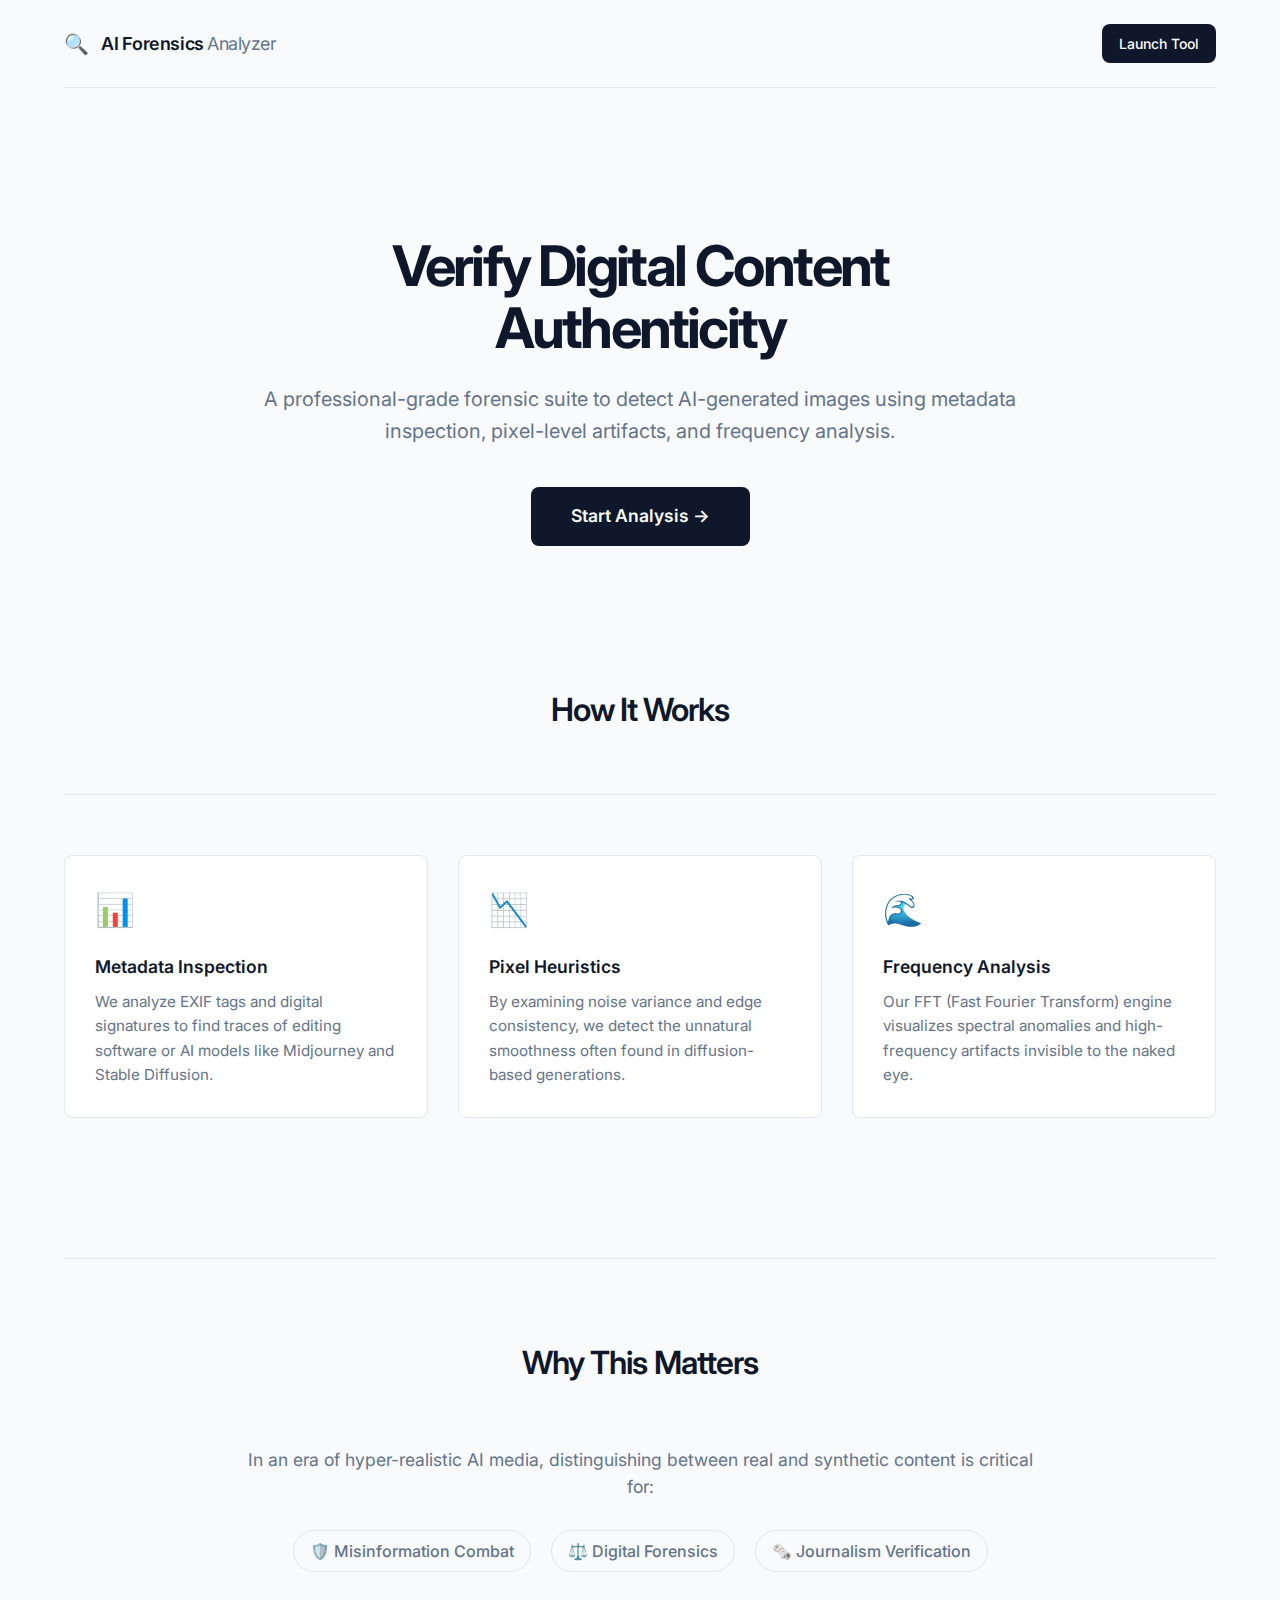
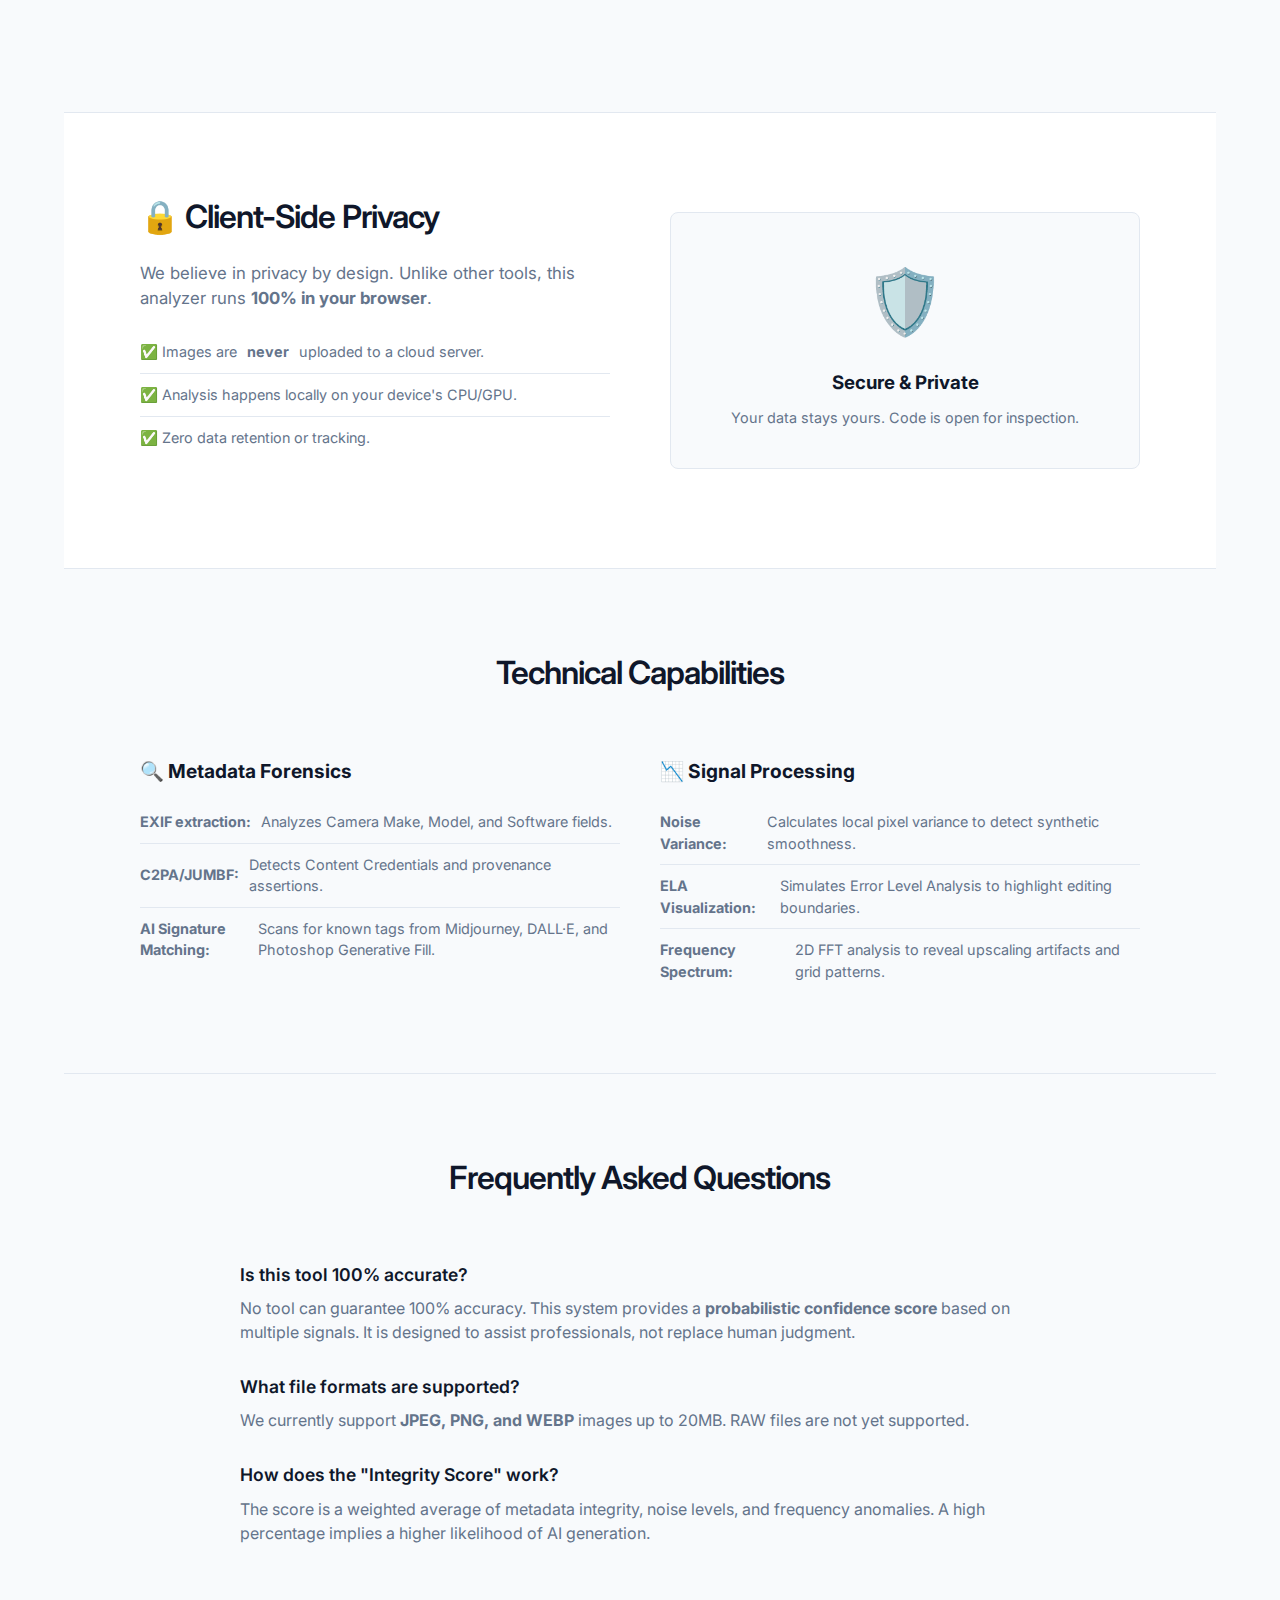
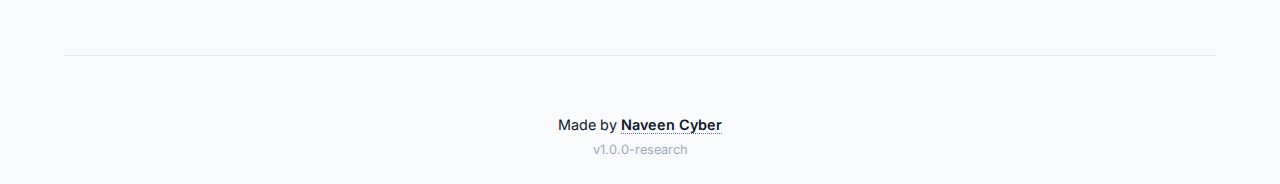
<file: C2PA & GEMINI/ai-forensics-tool/index.html>
<!DOCTYPE html>
<html lang="en">

<head>
    <meta charset="UTF-8">
    <meta name="viewport" content="width=device-width, initial-scale=1.0">
    <title>AI Image Forensics Tool - Detect Synthetic Media</title>
    <link rel="stylesheet" href="css/styles.css">
    <link rel="preconnect" href="https://fonts.googleapis.com">
    <link rel="preconnect" href="https://fonts.gstatic.com" crossorigin>
    <link
        href="https://fonts.googleapis.com/css2?family=Inter:wght@300;400;500;600;700&family=JetBrains+Mono:wght@400;500&display=swap"
        rel="stylesheet">
    <style>
        /* Landing Page Specific Styles */
        .hero-section {
            text-align: center;
            padding: 100px 20px 60px;
            max-width: 800px;
            margin: 0 auto;
        }

        .hero-title {
            font-size: 3.5rem;
            font-weight: 700;
            line-height: 1.1;
            margin-bottom: 24px;
            letter-spacing: -0.05em;
            color: var(--text-primary);
        }

        .hero-subtitle {
            font-size: 1.25rem;
            color: var(--text-secondary);
            margin-bottom: 40px;
            line-height: 1.6;
        }

        .features-grid {
            display: grid;
            grid-template-columns: repeat(auto-fit, minmax(300px, 1fr));
            gap: 30px;
            padding: 60px 0;
            border-top: 1px solid var(--border-color);
            margin-top: 60px;
        }

        .feature-card {
            background: var(--card-bg);
            border: 1px solid var(--border-color);
            border-radius: var(--radius);
            padding: 30px;
            transition: transform 0.2s;
        }

        .feature-card:hover {
            transform: translateY(-5px);
            border-color: var(--text-secondary);
        }

        .feature-icon {
            font-size: 2rem;
            margin-bottom: 20px;
            display: inline-block;
        }

        .feature-title {
            font-size: 1.1rem;
            font-weight: 600;
            margin-bottom: 10px;
            color: var(--text-primary);
        }

        .feature-desc {
            font-size: 0.95rem;
            color: var(--text-secondary);
            line-height: 1.6;
        }

        .cta-btn {
            display: inline-flex;
            align-items: center;
            justify-content: center;
            padding: 16px 40px;
            background: var(--text-primary);
            /* High contrast */
            color: var(--bg-color);
            font-weight: 600;
            border-radius: var(--radius);
            text-decoration: none;
            font-size: 1.1rem;
            transition: opacity 0.2s, transform 0.2s;
        }

        .cta-btn:hover {
            opacity: 0.9;
            transform: translateY(-2px);
        }

        .section-title {
            text-align: center;
            font-size: 2rem;
            font-weight: 600;
            margin-bottom: 60px;
            letter-spacing: -0.03em;
        }

        .info-section {
            padding: 80px 0;
        }

        /* Mobile Styles */
        @media (max-width: 768px) {
            .hero-section {
                padding: 60px 16px 40px;
            }

            .hero-title {
                font-size: 2.2rem;
            }

            .hero-subtitle {
                font-size: 1.1rem;
            }

            .features-grid {
                grid-template-columns: 1fr;
                gap: 20px;
            }

            .section-title {
                font-size: 1.5rem;
                margin-bottom: 40px;
            }

            .info-section {
                padding: 40px 0;
            }
        }
    </style>
</head>

<body>
    <div class="app-container">
        <header class="main-header">
            <div class="logo">
                <span class="icon">🔍</span>
                <h1>AI Forensics <span class="highlight">Analyzer</span></h1>
            </div>
            <div class="header-controls">
                <a href="analyze.html" class="btn primary">Launch Tool</a>
            </div>
        </header>

        <main>
            <!-- Hero Section -->
            <section class="hero-section">
                <h1 class="hero-title">Verify Digital Content Authenticity</h1>
                <p class="hero-subtitle">
                    A professional-grade forensic suite to detect AI-generated images using metadata inspection,
                    pixel-level artifacts, and frequency analysis.
                </p>
                <a href="analyze.html" class="cta-btn">Start Analysis &rarr;</a>
            </section>

            <!-- Usage / How it Works -->
            <section class="info-section">
                <h2 class="section-title">How It Works</h2>
                <div class="features-grid">
                    <div class="feature-card">
                        <span class="feature-icon">📊</span>
                        <h3 class="feature-title">Metadata Inspection</h3>
                        <p class="feature-desc">
                            We analyze EXIF tags and digital signatures to find traces of editing software or AI models
                            like Midjourney and Stable Diffusion.
                        </p>
                    </div>
                    <div class="feature-card">
                        <span class="feature-icon">📉</span>
                        <h3 class="feature-title">Pixel Heuristics</h3>
                        <p class="feature-desc">
                            By examining noise variance and edge consistency, we detect the unnatural smoothness often
                            found in diffusion-based generations.
                        </p>
                    </div>
                    <div class="feature-card">
                        <span class="feature-icon">🌊</span>
                        <h3 class="feature-title">Frequency Analysis</h3>
                        <p class="feature-desc">
                            Our FFT (Fast Fourier Transform) engine visualizes spectral anomalies and high-frequency
                            artifacts invisible to the naked eye.
                        </p>
                    </div>
                </div>
            </section>

            <!-- Why it is useful -->
            <section class="info-section" style="border-top: 1px solid var(--border-color);">
                <div style="max-width: 800px; margin: 0 auto; text-align: center;">
                    <h2 class="section-title">Why This Matters</h2>
                    <p style="font-size: 1.1rem; color: var(--text-secondary); margin-bottom: 30px;">
                        In an era of hyper-realistic AI media, distinguishing between real and synthetic content is
                        critical for:
                    </p>
                    <div
                        style="display: flex; justify-content: center; gap: 20px; flex-wrap: wrap; margin-bottom: 60px;">
                        <span class="status-badge" style="font-size: 1rem; padding: 8px 16px;">🛡️ Misinformation
                            Combat</span>
                        <span class="status-badge" style="font-size: 1rem; padding: 8px 16px;">⚖️ Digital
                            Forensics</span>
                        <span class="status-badge" style="font-size: 1rem; padding: 8px 16px;">🗞️ Journalism
                            Verification</span>
                    </div>
                </div>
            </section>

            <!-- Privacy Section -->
            <section class="info-section"
                style="background: var(--card-bg); border-top: 1px solid var(--border-color); border-bottom: 1px solid var(--border-color);">
                <div
                    style="max-width: 1000px; margin: 0 auto; display: grid; grid-template-columns: 1fr 1fr; gap: 60px; align-items: center;">
                    <div>
                        <h2 class="section-title" style="text-align: left; margin-bottom: 20px;">🔒 Client-Side Privacy
                        </h2>
                        <p style="color: var(--text-secondary); font-size: 1.05rem; margin-bottom: 20px;">
                            We believe in privacy by design. Unlike other tools, this analyzer runs <strong>100% in your
                                browser</strong>.
                        </p>
                        <ul class="checklist" style="margin-bottom: 30px;">
                            <li>✅ Images are <strong>never</strong> uploaded to a cloud server.</li>
                            <li>✅ Analysis happens locally on your device's CPU/GPU.</li>
                            <li>✅ Zero data retention or tracking.</li>
                        </ul>
                    </div>
                    <div
                        style="background: var(--bg-color); padding: 40px; border-radius: var(--radius); border: 1px solid var(--border-color); text-align: center;">
                        <div style="font-size: 4rem; margin-bottom: 20px;">🛡️</div>
                        <h3 style="margin-bottom: 10px; color: var(--text-primary);">Secure & Private</h3>
                        <p style="color: var(--text-secondary); font-size: 0.9rem;">Your data stays yours. Code is open
                            for inspection.</p>
                    </div>
                </div>
            </section>

            <!-- Detailed Capabilities -->
            <section class="info-section">
                <div style="max-width: 1000px; margin: 0 auto;">
                    <h2 class="section-title">Technical Capabilities</h2>
                    <div style="display: grid; grid-template-columns: repeat(2, 1fr); gap: 40px;">
                        <div>
                            <h3 style="font-size: 1.2rem; margin-bottom: 15px; color: var(--text-primary);">🔍 Metadata
                                Forensics</h3>
                            <ul class="checklist">
                                <li><strong>EXIF extraction:</strong> Analyzes Camera Make, Model, and Software fields.
                                </li>
                                <li><strong>C2PA/JUMBF:</strong> Detects Content Credentials and provenance assertions.
                                </li>
                                <li><strong>AI Signature Matching:</strong> Scans for known tags from Midjourney,
                                    DALL·E, and Photoshop Generative Fill.</li>
                            </ul>
                        </div>
                        <div>
                            <h3 style="font-size: 1.2rem; margin-bottom: 15px; color: var(--text-primary);">📉 Signal
                                Processing</h3>
                            <ul class="checklist">
                                <li><strong>Noise Variance:</strong> Calculates local pixel variance to detect synthetic
                                    smoothness.</li>
                                <li><strong>ELA Visualization:</strong> Simulates Error Level Analysis to highlight
                                    editing boundaries.</li>
                                <li><strong>Frequency Spectrum:</strong> 2D FFT analysis to reveal upscaling artifacts
                                    and grid patterns.</li>
                            </ul>
                        </div>
                    </div>
                </div>
            </section>

            <!-- FAQ -->
            <section class="info-section" style="border-top: 1px solid var(--border-color);">
                <div style="max-width: 800px; margin: 0 auto;">
                    <h2 class="section-title">Frequently Asked Questions</h2>

                    <div style="margin-bottom: 30px;">
                        <h3
                            style="font-size: 1.1rem; font-weight: 600; margin-bottom: 8px; color: var(--text-primary);">
                            Is this tool 100% accurate?</h3>
                        <p style="color: var(--text-secondary);">No tool can guarantee 100% accuracy. This system
                            provides a <strong>probabilistic confidence score</strong> based on multiple signals. It is
                            designed to assist professionals, not replace human judgment.</p>
                    </div>

                    <div style="margin-bottom: 30px;">
                        <h3
                            style="font-size: 1.1rem; font-weight: 600; margin-bottom: 8px; color: var(--text-primary);">
                            What file formats are supported?</h3>
                        <p style="color: var(--text-secondary);">We currently support <strong>JPEG, PNG, and
                                WEBP</strong> images up to 20MB. RAW files are not yet supported.</p>
                    </div>

                    <div style="margin-bottom: 30px;">
                        <h3
                            style="font-size: 1.1rem; font-weight: 600; margin-bottom: 8px; color: var(--text-primary);">
                            How does the "Integrity Score" work?</h3>
                        <p style="color: var(--text-secondary);">The score is a weighted average of metadata integrity,
                            noise levels, and frequency anomalies. A high percentage implies a higher likelihood of AI
                            generation.</p>
                    </div>
                </div>
            </section>

        </main>

        <footer class="main-footer">
            <div class="credits" style="margin-top: 10px; font-size: 0.9rem; color: var(--text-primary);">
                Made by <a href="http://naveencyber.gt.tc/" target="_blank"
                    style="color: var(--text-primary); text-decoration: none; font-weight: 600; border-bottom: 1px dotted var(--text-secondary);">Naveen
                    Cyber</a>
            </div>
            <div class="version" style="margin-top: 5px; opacity: 0.6;">v1.0.0-research</div>
        </footer>
    </div>
</body>

</html>
</file>
<file: C2PA & GEMINI/ai-forensics-tool/css/styles.css>
:root {
    /* Enterprise Palette - Zinc/Slate Neutral */
    --bg-color: #f8fafc;
    /* Light Slate BG for clean look, or #09090b for dark mode */
    --card-bg: #ffffff;
    --text-primary: #0f172a;
    /* Slate 900 */
    --text-secondary: #64748b;
    /* Slate 500 */

    --accent-primary: #0f172a;
    /* Black/Slate 900 for primary actions */
    --accent-hover: #334155;

    --border-color: #e2e8f0;
    /* Slate 200 */
    --border-focus: #94a3b8;

    /* Semantic Colors - Muted/Professional */
    --status-safe-bg: #d1fae5;
    --status-safe-text: #059669;
    --status-warning-bg: #fef3c7;
    --status-warning-text: #d97706;
    --status-danger-bg: #fee2e2;
    --status-danger-text: #dc2626;

    --font-main: 'Inter', system-ui, -apple-system, sans-serif;
    --font-mono: 'JetBrains Mono', monospace;

    --shadow-sm: 0 1px 2px 0 rgb(0 0 0 / 0.05);
    --shadow-md: 0 4px 6px -1px rgb(0 0 0 / 0.1), 0 2px 4px -2px rgb(0 0 0 / 0.1);
    --radius: 8px;
}

/* Dark Mode Preference */
@media (prefers-color-scheme: dark) {
    :root {
        --bg-color: #09090b;
        /* Zinc 950 */
        --card-bg: #18181b;
        /* Zinc 900 */
        --text-primary: #f4f4f5;
        /* Zinc 100 */
        --text-secondary: #a1a1aa;
        /* Zinc 400 */

        --accent-primary: #fafafa;
        /* Zinc 50 */
        --accent-hover: #d4d4d8;

        --border-color: #27272a;
        /* Zinc 800 */
        --border-focus: #52525b;

        --status-safe-bg: rgba(16, 185, 129, 0.1);
        --status-safe-text: #34d399;
        --status-warning-bg: rgba(245, 158, 11, 0.1);
        --status-warning-text: #fbbf24;
        --status-danger-bg: rgba(239, 68, 68, 0.1);
        --status-danger-text: #f87171;

        --shadow-sm: none;
        --shadow-md: 0 4px 6px -1px rgb(0 0 0 / 0.3);
    }
}

* {
    box-sizing: border-box;
    margin: 0;
    padding: 0;
}

body {
    background-color: var(--bg-color);
    color: var(--text-primary);
    font-family: var(--font-main);
    line-height: 1.5;
    -webkit-font-smoothing: antialiased;
    min-height: 100vh;
}

.app-container {
    max-width: 1200px;
    /* Tighter container */
    margin: 0 auto;
    padding: 0 24px;
    display: flex;
    flex-direction: column;
    min-height: 100vh;
}

/* Header */
.main-header {
    display: flex;
    justify-content: space-between;
    align-items: center;
    padding: 24px 0;
    margin-bottom: 48px;
    border-bottom: 1px solid var(--border-color);
}

.logo {
    display: flex;
    align-items: center;
    gap: 12px;
}

.logo .icon {
    font-size: 1.25rem;
}

.logo h1 {
    font-weight: 600;
    font-size: 1.125rem;
    letter-spacing: -0.025em;
    color: var(--text-primary);
}

.highlight {
    font-weight: 400;
    color: var(--text-secondary);
    /* No shadows */
}

/* Button Styles */
.btn {
    display: inline-flex;
    align-items: center;
    justify-content: center;
    padding: 8px 16px;
    border-radius: var(--radius);
    font-weight: 500;
    font-size: 0.875rem;
    cursor: pointer;
    transition: all 0.15s ease;
    border: 1px solid transparent;
    text-decoration: none;
}

.btn.primary {
    background: var(--accent-primary);
    color: var(--bg-color)==#09090b ? #09090b: #fff;
    /* Contrast logic */
    /* Simplify: just use contrast values */
    background: var(--text-primary);
    color: var(--bg-color);
}

.btn.primary:hover {
    opacity: 0.9;
    transform: translateY(-1px);
}

.btn.secondary {
    background: transparent;
    border-color: var(--border-color);
    color: var(--text-primary);
}

.btn.secondary:hover {
    background: var(--border-color);
}

/* Upload Section */
.upload-container {
    display: flex;
    justify-content: center;
    align-items: center;
    min-height: 50vh;
    animation: fadeIn 0.4s ease-out;
}

.dropzone {
    width: 100%;
    max-width: 560px;
    border: 1px dashed var(--border-color);
    /* Minimal border */
    border-radius: var(--radius);
    padding: 64px 32px;
    text-align: center;
    background: var(--card-bg);
    transition: all 0.3s cubic-bezier(0.4, 0, 0.2, 1);
    cursor: pointer;
    position: relative;
    overflow: hidden;
}

.dropzone:hover,
.dropzone.dragover {
    border-color: var(--text-primary);
    background: rgba(128, 128, 128, 0.03);
    transform: translateY(-2px);
    box-shadow: var(--shadow-md);
}

.dropzone-content {
    display: flex;
    flex-direction: column;
    align-items: center;
    gap: 16px;
    transition: transform 0.3s ease;
}

.dropzone:hover .dropzone-content {
    transform: scale(1.02);
}

.icon-large {
    font-size: 2.5rem;
    color: var(--text-secondary);
    margin-bottom: 8px;
    transition: color 0.3s, transform 0.3s cubic-bezier(0.34, 1.56, 0.64, 1);
}

.dropzone:hover .icon-large {
    color: var(--text-primary);
    transform: translateY(-5px) scale(1.1);
}

.dropzone h2 {
    font-weight: 600;
    font-size: 1.25rem;
}

.dropzone p {
    color: var(--text-secondary);
    font-size: 0.95rem;
}

.divider {
    font-size: 0.75rem;
    color: var(--text-secondary);
    text-transform: uppercase;
    letter-spacing: 0.05em;
    margin: 8px 0;
}

.formats-info {
    margin-top: 24px;
    font-size: 0.75rem;
    color: var(--text-secondary);
}

/* Dashboard Grid */
.dashboard-container {
    animation: fadeIn 0.5s ease-out;
}

.layout-grid {
    display: grid;
    grid-template-columns: 320px 1fr;
    gap: 32px;
    align-items: start;
}

@media (max-width: 900px) {
    .layout-grid {
        grid-template-columns: 1fr;
    }
}

/* Cards */
.card {
    background: var(--card-bg);
    border: 1px solid var(--border-color);
    border-radius: var(--radius);
    padding: 24px;
    margin-bottom: 24px;
    box-shadow: var(--shadow-sm);
    animation: slideUpFade 0.6s cubic-bezier(0.16, 1, 0.3, 1) backwards;
    transition: box-shadow 0.3s ease, border-color 0.3s ease;
}

.card:hover {
    box-shadow: var(--shadow-md);
    border-color: var(--border-focus);
}

/* Stagger Animations */
.card:nth-child(1) {
    animation-delay: 0.1s;
}

.card:nth-child(2) {
    animation-delay: 0.2s;
}

.card:nth-child(3) {
    animation-delay: 0.3s;
}

.card:nth-child(4) {
    animation-delay: 0.4s;
}

.card-header {
    display: flex;
    justify-content: space-between;
    align-items: center;
    margin-bottom: 20px;
    padding-bottom: 16px;
    border-bottom: 1px solid var(--border-color);
}

.card-header h3 {
    font-size: 0.95rem;
    font-weight: 600;
    color: var(--text-primary);
}

/* Image Preview */
.image-wrapper {
    width: 100%;
    border-radius: calc(var(--radius) - 2px);
    overflow: hidden;
    background: var(--bg-color);
    display: flex;
    justify-content: center;
    align-items: center;
    margin-bottom: 16px;
    border: 1px solid var(--border-color);
}

#preview-img {
    max-width: 100%;
    height: auto;
    display: block;
}

.file-info {
    font-size: 0.8rem;
    color: var(--text-secondary);
    font-family: var(--font-mono);
}

/* Badges */
.status-badge {
    font-size: 0.75rem;
    padding: 4px 10px;
    border-radius: 9999px;
    font-weight: 500;
    background: var(--bg-color);
    border: 1px solid var(--border-color);
    color: var(--text-secondary);
}

/* Score Display */
.score-display {
    text-align: center;
    padding: 32px 0;
}

.gauge-container {
    width: 140px;
    height: 140px;
    margin: 0 auto 16px;
    border-radius: 50%;
    display: flex;
    align-items: center;
    justify-content: center;
    background: var(--bg-color);
    border: 4px solid var(--border-color);
    position: relative;
}

.gauge-fill {
    /* Handled by JS inline styles mostly, but set base */
    position: absolute;
    inset: 0;
    border-radius: 50%;
    opacity: 0.2;
    /* Subtle fill */
}

.score-text {
    font-size: 2.5rem;
    font-weight: 700;
    letter-spacing: -0.05em;
    color: var(--text-primary);
    z-index: 2;
}

.verdict {
    font-size: 0.95rem;
    font-weight: 600;
    color: var(--text-secondary);
    margin-top: 8px;
}

/* Checklists */
.checklist {
    list-style: none;
}

.checklist li {
    padding: 10px 0;
    border-bottom: 1px solid var(--border-color);
    color: var(--text-secondary);
    font-size: 0.9rem;
    display: flex;
    align-items: center;
    gap: 10px;
}

.checklist li:last-child {
    border-bottom: none;
}

.analysis-canvas {
    width: 100%;
    height: 140px;
    background: #000;
    /* Valid for canvases */
    margin-bottom: 16px;
    border-radius: calc(var(--radius) - 2px);
    border: 1px solid var(--border-color);
    opacity: 0.9;
}

/* Footer */
.main-footer {
    margin-top: auto;
    padding: 48px 0 24px;
    text-align: center;
    font-size: 0.8rem;
    color: var(--text-secondary);
    border-top: 1px solid var(--border-color);
}

.disclaimer {
    color: var(--text-secondary);
    margin-bottom: 8px;
}

.hidden {
    display: none !important;
}

/* Animations */
@keyframes fadeIn {
    from {
        opacity: 0;
        transform: translateY(10px);
    }

    to {
        opacity: 1;
        transform: translateY(0);
    }
}

@keyframes slideUpFade {
    from {
        opacity: 0;
        transform: translateY(20px);
    }

    to {
        opacity: 1;
        transform: translateY(0);
    }
}/ *   M o b i l e   O p t i m i z a t i o n   * /  
 @ m e d i a   ( m a x - w i d t h :   9 0 0 p x )   {  
         . l a y o u t - g r i d   {  
                 g r i d - t e m p l a t e - c o l u m n s :   1 f r ;  
         }  
 }  
  
 @ m e d i a   ( m a x - w i d t h :   7 6 8 p x )   {  
         . a p p - c o n t a i n e r   {  
                 p a d d i n g :   0   1 6 p x ;  
         }  
  
         . m a i n - h e a d e r   {  
                 f l e x - d i r e c t i o n :   c o l u m n ;  
                 g a p :   1 6 p x ;  
                 a l i g n - i t e m s :   f l e x - s t a r t ;  
                 p a d d i n g :   2 0 p x   0 ;  
                 m a r g i n - b o t t o m :   3 2 p x ;  
         }  
  
         . h e a d e r - c o n t r o l s   {  
                 w i d t h :   1 0 0 % ;  
                 d i s p l a y :   f l e x ;  
                 j u s t i f y - c o n t e n t :   f l e x - s t a r t ;  
         }  
  
         . d r o p z o n e   {  
                 p a d d i n g :   4 0 p x   2 0 p x ;  
         }  
  
         . i c o n - l a r g e   {  
                 f o n t - s i z e :   2 r e m ;  
         }  
  
         . d r o p z o n e   h 2   {  
                 f o n t - s i z e :   1 . 1 r e m ;  
         }  
  
         / *   L a n d i n g   P a g e   S p e c i f i c s   ( i n j e c t e d   v i a   s t y l e   t a g ,   b u t   c o v e r e d   h e r e   g e n e r a l l y )   * /  
         . h e r o - t i t l e   {  
                 f o n t - s i z e :   2 . 5 r e m   ! i m p o r t a n t ;  
                 / *   O v e r r i d e   i n l i n e   s t y l e s   i f   n e e d e d   * /  
         }  
  
         . s c o r e - t e x t   {  
                 f o n t - s i z e :   2 r e m ;  
         }  
  
         . g a u g e - c o n t a i n e r   {  
                 w i d t h :   1 2 0 p x ;  
                 h e i g h t :   1 2 0 p x ;  
         }  
 }  
 
</file>
